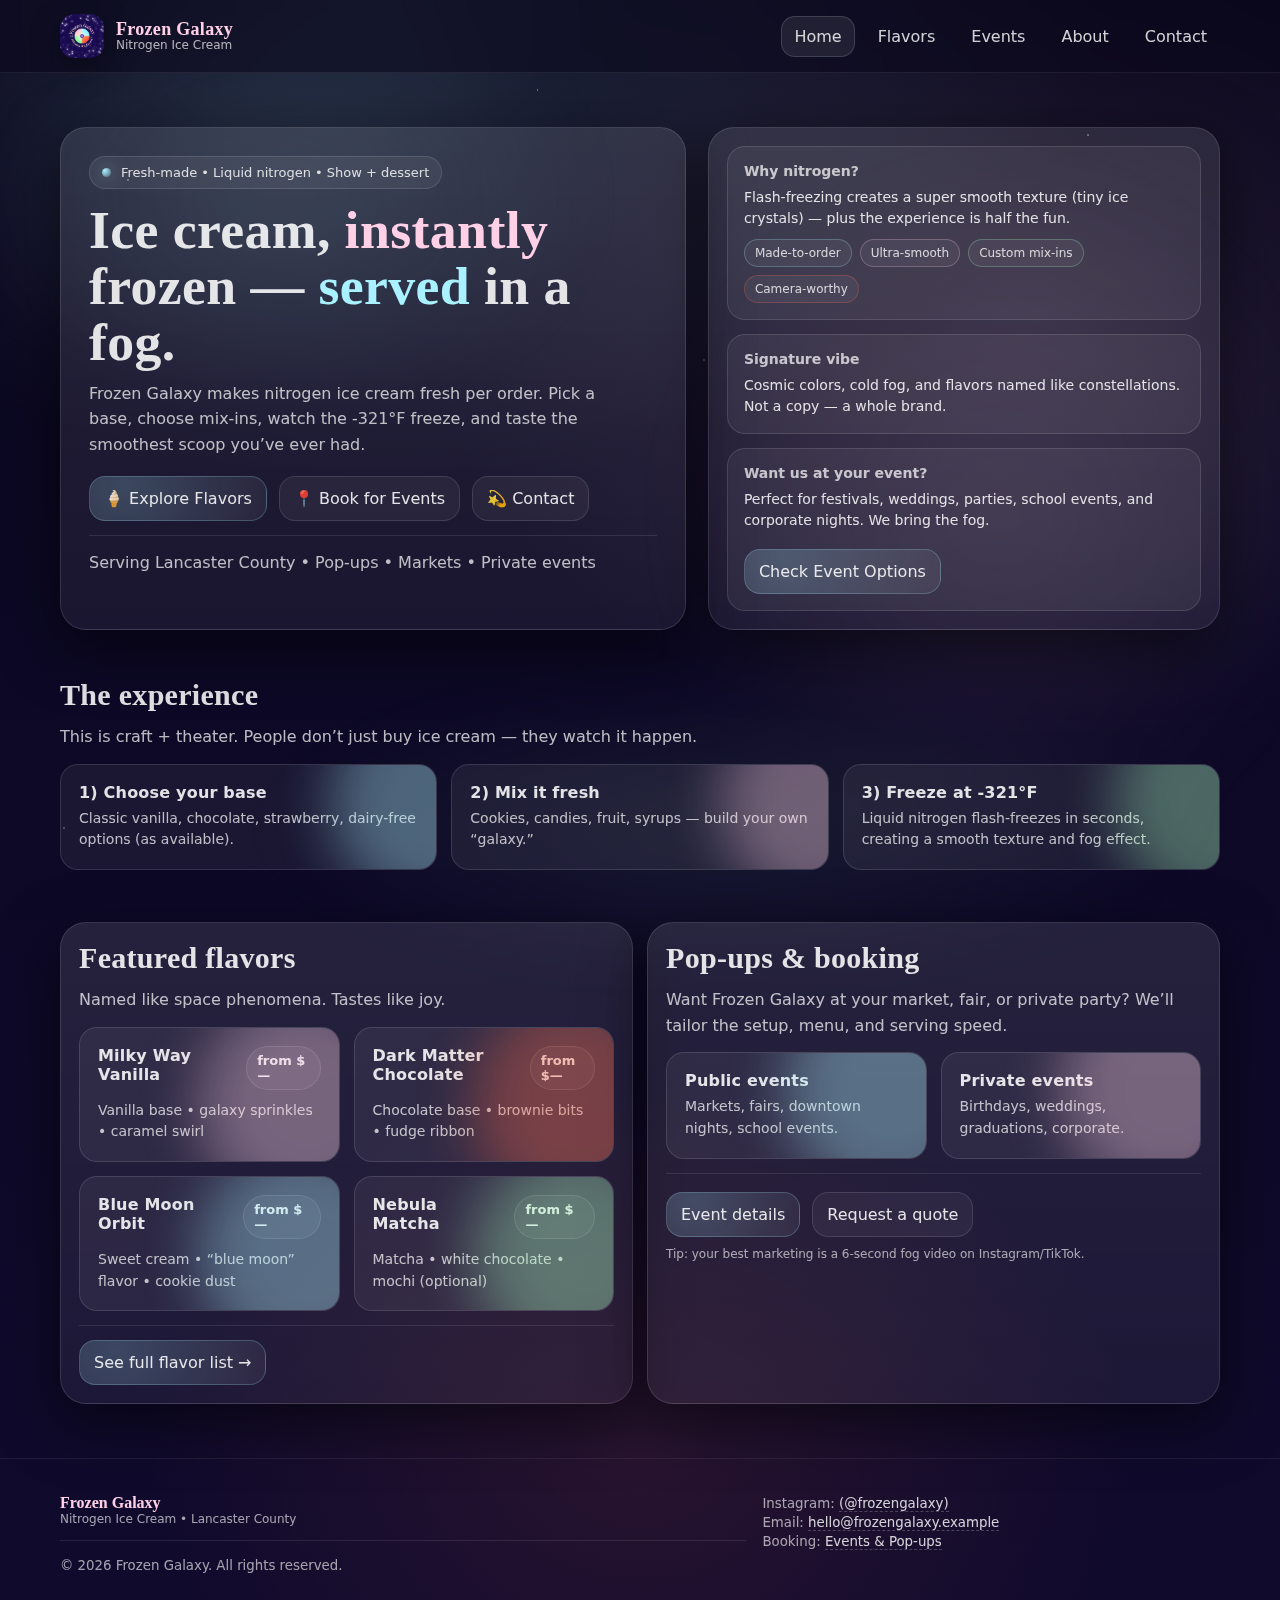
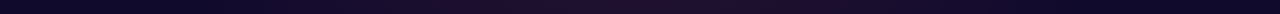
<file: index.html>
<!doctype html>
<html lang="en">
<head>
  <meta charset="utf-8" />
  <meta name="viewport" content="width=device-width, initial-scale=1" />
  <title>Frozen Galaxy — Nitrogen Ice Cream</title>
  <meta name="description" content="Liquid nitrogen ice cream made fresh per order. Watch the fog. Taste the galaxy." />
  <link rel="icon" href="assets/favicon.png" />
  <link rel="stylesheet" href="css/styles.css" />
</head>
<body>
  <div class="bg-aurora"></div>
  <div class="bg-stars"></div>

  <header class="header">
    <div class="container">
      <nav class="nav">
        <a class="brand" href="index.html">
          <img src="assets/logo.png" alt="Frozen Galaxy logo" />
          <div class="title">
            <strong>Frozen Galaxy</strong>
            <span>Nitrogen Ice Cream</span>
          </div>
        </a>

        <div class="links">
          <a data-nav-link href="index.html">Home</a>
          <a data-nav-link href="flavors.html">Flavors</a>
          <a data-nav-link href="events.html">Events</a>
          <a data-nav-link href="about.html">About</a>
          <a data-nav-link href="contact.html">Contact</a>
        </div>

        <button class="nav-toggle" data-nav-toggle aria-expanded="false" aria-label="Open menu">
          ☰ Menu
        </button>
      </nav>

      <div class="mobile-panel" data-mobile-panel>
        <a data-nav-link href="index.html">Home</a>
        <a data-nav-link href="flavors.html">Flavors</a>
        <a data-nav-link href="events.html">Events</a>
        <a data-nav-link href="about.html">About</a>
        <a data-nav-link href="contact.html">Contact</a>
      </div>
    </div>
  </header>

  <main>
    <section class="hero">
      <div class="container">
        <div class="hero-grid">
          <div class="card hero-card">
            <div class="kicker">
              <span class="dot"></span>
              Fresh-made • Liquid nitrogen • Show + dessert
            </div>

            <h1>
              Ice cream, <span class="pink">instantly</span> frozen —
              <span class="cyan">served</span> in a fog.
            </h1>

            <p>
              Frozen Galaxy makes nitrogen ice cream fresh per order. Pick a base, choose mix-ins,
              watch the -321°F freeze, and taste the smoothest scoop you’ve ever had.
            </p>

            <div class="cta-row">
              <a class="btn btn-primary" href="flavors.html">🍦 Explore Flavors</a>
              <a class="btn btn-ghost" href="events.html">📍 Book for Events</a>
              <a class="btn btn-ghost" href="contact.html">💫 Contact</a>
            </div>

            <div class="divider"></div>

            <p class="mini">
              Serving Lancaster County • Pop-ups • Markets • Private events
            </p>
          </div>

          <div class="card hero-side">
            <div class="stat">
              <h3>Why nitrogen?</h3>
              <p>
                Flash-freezing creates a super smooth texture (tiny ice crystals) — plus the experience is
                half the fun.
              </p>
              <div class="badges">
                <span class="badge cyan">Made-to-order</span>
                <span class="badge pink">Ultra-smooth</span>
                <span class="badge mint">Custom mix-ins</span>
                <span class="badge coral">Camera-worthy</span>
              </div>
            </div>

            <div class="stat">
              <h3>Signature vibe</h3>
              <p>
                Cosmic colors, cold fog, and flavors named like constellations.
                Not a copy — a whole brand.
              </p>
            </div>

            <div class="stat">
              <h3>Want us at your event?</h3>
              <p>
                Perfect for festivals, weddings, parties, school events, and corporate nights.
                We bring the fog.
              </p>
              <div class="cta-row">
                <a class="btn btn-primary" href="events.html">Check Event Options</a>
              </div>
            </div>
          </div>
        </div>
      </div>
    </section>

    <section class="section">
      <div class="container">
        <h2>The experience</h2>
        <p class="lead">
          This is craft + theater. People don’t just buy ice cream — they watch it happen.
        </p>

        <div class="grid cols-3">
          <div class="tile">
            <span class="accent cyan"></span>
            <h3>1) Choose your base</h3>
            <p>Classic vanilla, chocolate, strawberry, dairy-free options (as available).</p>
          </div>
          <div class="tile">
            <span class="accent pink"></span>
            <h3>2) Mix it fresh</h3>
            <p>Cookies, candies, fruit, syrups — build your own “galaxy.”</p>
          </div>
          <div class="tile">
            <span class="accent mint"></span>
            <h3>3) Freeze at -321°F</h3>
            <p>Liquid nitrogen flash-freezes in seconds, creating a smooth texture and fog effect.</p>
          </div>
        </div>
      </div>
    </section>

    <section class="section">
      <div class="container">
        <div class="grid cols-2">
          <div class="card" style="padding:18px;">
            <h2>Featured flavors</h2>
            <p class="lead">Named like space phenomena. Tastes like joy.</p>

            <div class="grid cols-2">
              <div class="tile flavor-card">
                <span class="accent pink"></span>
                <div class="flavor-top">
                  <h3>Milky Way Vanilla</h3>
                  <span class="price">from $—</span>
                </div>
                <p class="note">Vanilla base • galaxy sprinkles • caramel swirl</p>
              </div>

              <div class="tile flavor-card">
                <span class="accent coral"></span>
                <div class="flavor-top">
                  <h3>Dark Matter Chocolate</h3>
                  <span class="price">from $—</span>
                </div>
                <p class="note">Chocolate base • brownie bits • fudge ribbon</p>
              </div>

              <div class="tile flavor-card">
                <span class="accent cyan"></span>
                <div class="flavor-top">
                  <h3>Blue Moon Orbit</h3>
                  <span class="price">from $—</span>
                </div>
                <p class="note">Sweet cream • “blue moon” flavor • cookie dust</p>
              </div>

              <div class="tile flavor-card">
                <span class="accent mint"></span>
                <div class="flavor-top">
                  <h3>Nebula Matcha</h3>
                  <span class="price">from $—</span>
                </div>
                <p class="note">Matcha • white chocolate • mochi (optional)</p>
              </div>
            </div>

            <div class="divider"></div>
            <a class="btn btn-primary" href="flavors.html">See full flavor list →</a>
          </div>

          <div class="card" style="padding:18px;">
            <h2>Pop-ups & booking</h2>
            <p class="lead">
              Want Frozen Galaxy at your market, fair, or private party?
              We’ll tailor the setup, menu, and serving speed.
            </p>

            <div class="grid cols-2">
              <div class="tile">
                <span class="accent cyan"></span>
                <h3>Public events</h3>
                <p>Markets, fairs, downtown nights, school events.</p>
              </div>
              <div class="tile">
                <span class="accent pink"></span>
                <h3>Private events</h3>
                <p>Birthdays, weddings, graduations, corporate.</p>
              </div>
            </div>

            <div class="divider"></div>

            <div class="cta-row">
              <a class="btn btn-primary" href="events.html">Event details</a>
              <a class="btn btn-ghost" href="contact.html">Request a quote</a>
            </div>

            <p class="mini" style="margin-top:10px;">
              Tip: your best marketing is a 6-second fog video on Instagram/TikTok.
            </p>
          </div>
        </div>
      </div>
    </section>
  </main>

  <footer class="footer">
    <div class="container">
      <div class="footer-grid">
        <div>
          <strong style="color:var(--glow-pink); font-family: var(--font-title);">Frozen Galaxy</strong>
          <div class="mini">Nitrogen Ice Cream • Lancaster County</div>
          <div class="divider"></div>
          <small>© <span id="year"></span> Frozen Galaxy. All rights reserved.</small>
        </div>
        <div>
          <small>
            Instagram: <a href="#" aria-label="Instagram link">(@frozengalaxy)</a><br/>
            Email: <a href="mailto:hello@frozengalaxy.example">hello@frozengalaxy.example</a><br/>
            Booking: <a href="events.html">Events & Pop-ups</a>
          </small>
        </div>
      </div>
    </div>
  </footer>

  <script src="js/main.js"></script>
  <script>
    document.getElementById('year').textContent = new Date().getFullYear();
  </script>
</body>
</html>
</file>
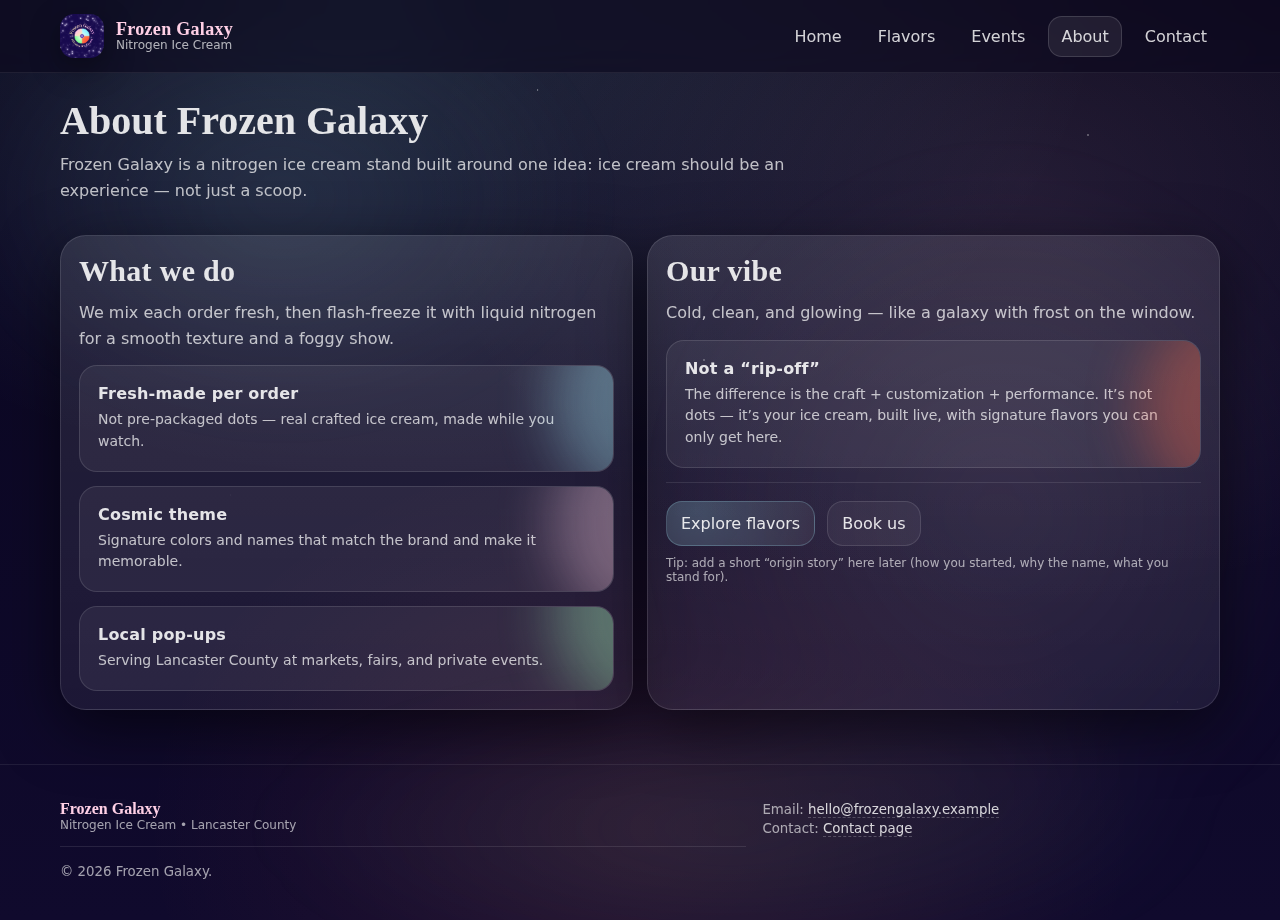
<file: about.html>
<!doctype html>
<html lang="en">
<head>
  <meta charset="utf-8" />
  <meta name="viewport" content="width=device-width, initial-scale=1" />
  <title>About — Frozen Galaxy</title>
  <meta name="description" content="Frozen Galaxy is a nitrogen ice cream stand bringing fresh-made scoops and cosmic vibes." />
  <link rel="icon" href="assets/favicon.png" />
  <link rel="stylesheet" href="css/styles.css" />
</head>
<body>
  <div class="bg-aurora"></div>
  <div class="bg-stars"></div>

  <header class="header">
    <div class="container">
      <nav class="nav">
        <a class="brand" href="index.html">
          <img src="assets/logo.png" alt="Frozen Galaxy logo" />
          <div class="title">
            <strong>Frozen Galaxy</strong>
            <span>Nitrogen Ice Cream</span>
          </div>
        </a>

        <div class="links">
          <a data-nav-link href="index.html">Home</a>
          <a data-nav-link href="flavors.html">Flavors</a>
          <a data-nav-link href="events.html">Events</a>
          <a data-nav-link href="about.html">About</a>
          <a data-nav-link href="contact.html">Contact</a>
        </div>

        <button class="nav-toggle" data-nav-toggle aria-expanded="false" aria-label="Open menu">☰ Menu</button>
      </nav>

      <div class="mobile-panel" data-mobile-panel>
        <a data-nav-link href="index.html">Home</a>
        <a data-nav-link href="flavors.html">Flavors</a>
        <a data-nav-link href="events.html">Events</a>
        <a data-nav-link href="about.html">About</a>
        <a data-nav-link href="contact.html">Contact</a>
      </div>
    </div>
  </header>

  <main>
    <section class="page-title">
      <div class="container">
        <h1>About Frozen Galaxy</h1>
        <p>
          Frozen Galaxy is a nitrogen ice cream stand built around one idea:
          ice cream should be an experience — not just a scoop.
        </p>
      </div>
    </section>

    <section class="section">
      <div class="container">
        <div class="grid cols-2">
          <div class="card" style="padding:18px;">
            <h2>What we do</h2>
            <p class="lead">
              We mix each order fresh, then flash-freeze it with liquid nitrogen for a smooth texture and a foggy show.
            </p>

            <div class="grid">
              <div class="tile">
                <span class="accent cyan"></span>
                <h3>Fresh-made per order</h3>
                <p>Not pre-packaged dots — real crafted ice cream, made while you watch.</p>
              </div>
              <div class="tile">
                <span class="accent pink"></span>
                <h3>Cosmic theme</h3>
                <p>Signature colors and names that match the brand and make it memorable.</p>
              </div>
              <div class="tile">
                <span class="accent mint"></span>
                <h3>Local pop-ups</h3>
                <p>Serving Lancaster County at markets, fairs, and private events.</p>
              </div>
            </div>
          </div>

          <div class="card" style="padding:18px;">
            <h2>Our vibe</h2>
            <p class="lead">
              Cold, clean, and glowing — like a galaxy with frost on the window.
            </p>

            <div class="tile">
              <span class="accent coral"></span>
              <h3>Not a “rip-off”</h3>
              <p>
                The difference is the craft + customization + performance. It’s not dots — it’s your ice cream,
                built live, with signature flavors you can only get here.
              </p>
            </div>

            <div class="divider"></div>

            <div class="cta-row">
              <a class="btn btn-primary" href="flavors.html">Explore flavors</a>
              <a class="btn btn-ghost" href="events.html">Book us</a>
            </div>

            <p class="mini" style="margin-top:10px;">
              Tip: add a short “origin story” here later (how you started, why the name, what you stand for).
            </p>
          </div>
        </div>
      </div>
    </section>
  </main>

  <footer class="footer">
    <div class="container">
      <div class="footer-grid">
        <div>
          <strong style="color:var(--glow-pink); font-family: var(--font-title);">Frozen Galaxy</strong>
          <div class="mini">Nitrogen Ice Cream • Lancaster County</div>
          <div class="divider"></div>
          <small>© <span id="year"></span> Frozen Galaxy.</small>
        </div>
        <div>
          <small>
            Email: <a href="mailto:hello@frozengalaxy.example">hello@frozengalaxy.example</a><br/>
            Contact: <a href="contact.html">Contact page</a>
          </small>
        </div>
      </div>
    </div>
  </footer>

  <script src="js/main.js"></script>
  <script>document.getElementById('year').textContent = new Date().getFullYear();</script>
</body>
</html>
</file>
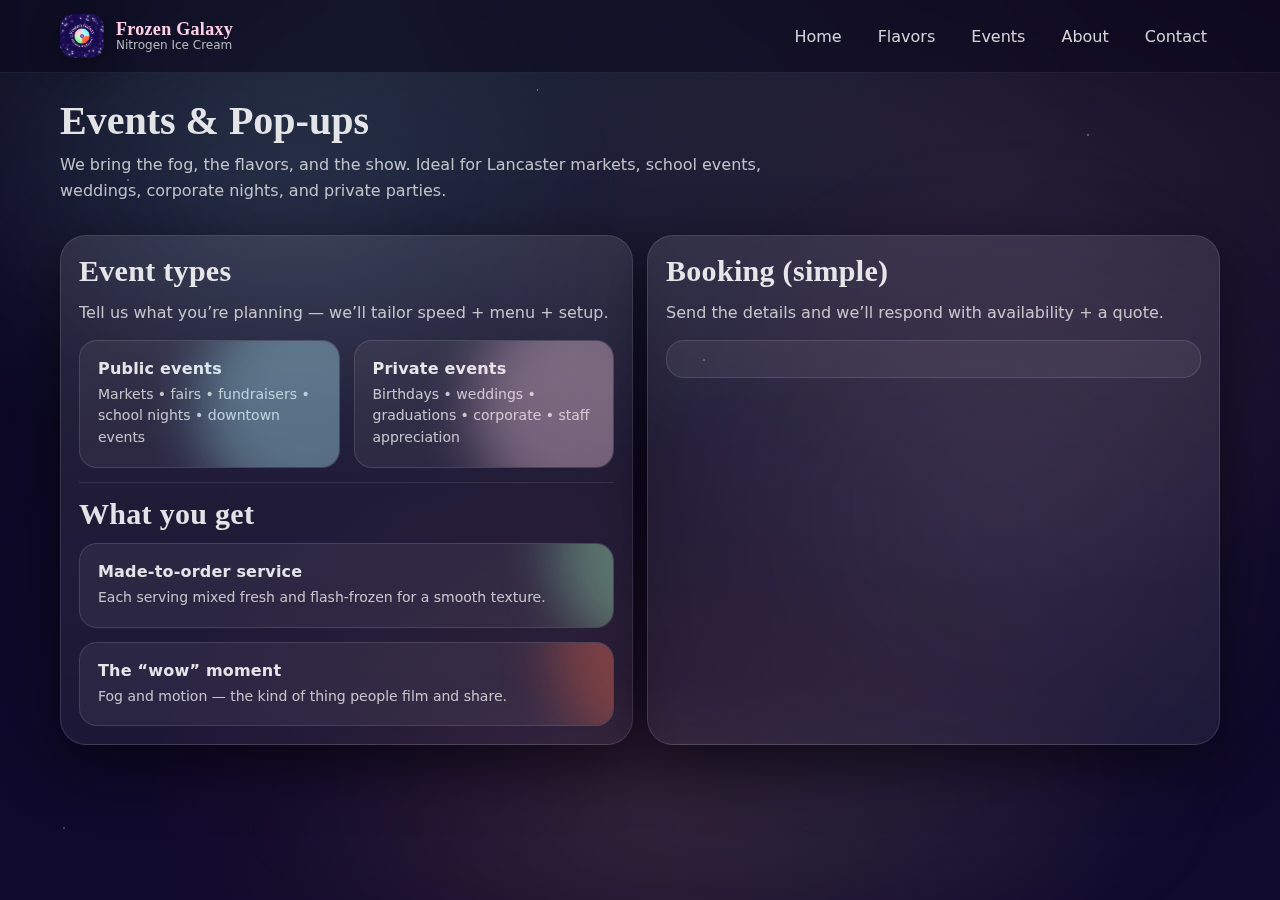
<file: events.html>
<!doctype html>
<html lang="en">
<head>
  <meta charset="utf-8" />
  <meta name="viewport" content="width=device-width, initial-scale=1" />
  <title>Events — Frozen Galaxy</title>
  <meta name="description" content="Book Frozen Galaxy for markets, festivals, weddings, and private events." />
  <link rel="icon" href="assets/favicon.png" />
  <link rel="stylesheet" href="css/styles.css" />
</head>
<body>
  <div class="bg-aurora"></div>
  <div class="bg-stars"></div>

  <header class="header">
    <div class="container">
      <nav class="nav">
        <a class="brand" href="index.html">
          <img src="assets/logo.png" alt="Frozen Galaxy logo" />
          <div class="title">
            <strong>Frozen Galaxy</strong>
            <span>Nitrogen Ice Cream</span>
          </div>
        </a>

        <div class="links">
          <a data-nav-link href="index.html">Home</a>
          <a data-nav-link href="flavors.html">Flavors</a>
          <a data-nav-link href="events.html">Events</a>
          <a data-nav-link href="about.html">About</a>
          <a data-nav-link href="contact.html">Contact</a>
        </div>

        <button class="nav-toggle" data-nav-toggle aria-expanded="false" aria-label="Open menu">☰ Menu</button>
      </nav>

      <div class="mobile-panel" data-mobile-panel>
        <a data-nav-link href="index.html">Home</a>
        <a data-nav-link href="flavors.html">Flavors</a>
        <a data-nav-link href="events.html">Events</a>
        <a data-nav-link href="about.html">About</a>
        <a data-nav-link href="contact.html">Contact</a>
      </div>
    </div>
  </header>

  <main>
    <section class="page-title">
      <div class="container">
        <h1>Events & Pop-ups</h1>
        <p>
          We bring the fog, the flavors, and the show. Ideal for Lancaster markets, school events, weddings,
          corporate nights, and private parties.
        </p>
      </div>
    </section>

    <section class="section">
      <div class="container">
        <div class="grid cols-2">
          <div class="card" style="padding:18px;">
            <h2>Event types</h2>
            <p class="lead">Tell us what you’re planning — we’ll tailor speed + menu + setup.</p>

            <div class="grid cols-2">
              <div class="tile">
                <span class="accent cyan"></span>
                <h3>Public events</h3>
                <p>Markets • fairs • fundraisers • school nights • downtown events</p>
              </div>
              <div class="tile">
                <span class="accent pink"></span>
                <h3>Private events</h3>
                <p>Birthdays • weddings • graduations • corporate • staff appreciation</p>
              </div>
            </div>

            <div class="divider"></div>

            <h2>What you get</h2>
            <div class="grid">
              <div class="tile">
                <span class="accent mint"></span>
                <h3>Made-to-order service</h3>
                <p>Each serving mixed fresh and flash-frozen for a smooth texture.</p>
              </div>
              <div class="tile">
                <span class="accent coral"></span>
                <h3>The “wow” moment</h3>
                <p>Fog and motion — the kind of thing people film and share.</p>
              </div>
            </div>
          </div>

          <div class="card" style="padding:18px;">
            <h2>Booking (simple)</h2>
            <p class="lead">
              Send the details and we’ll respond with availability + a quote.
            </p>

            <div class="tile">
</file>
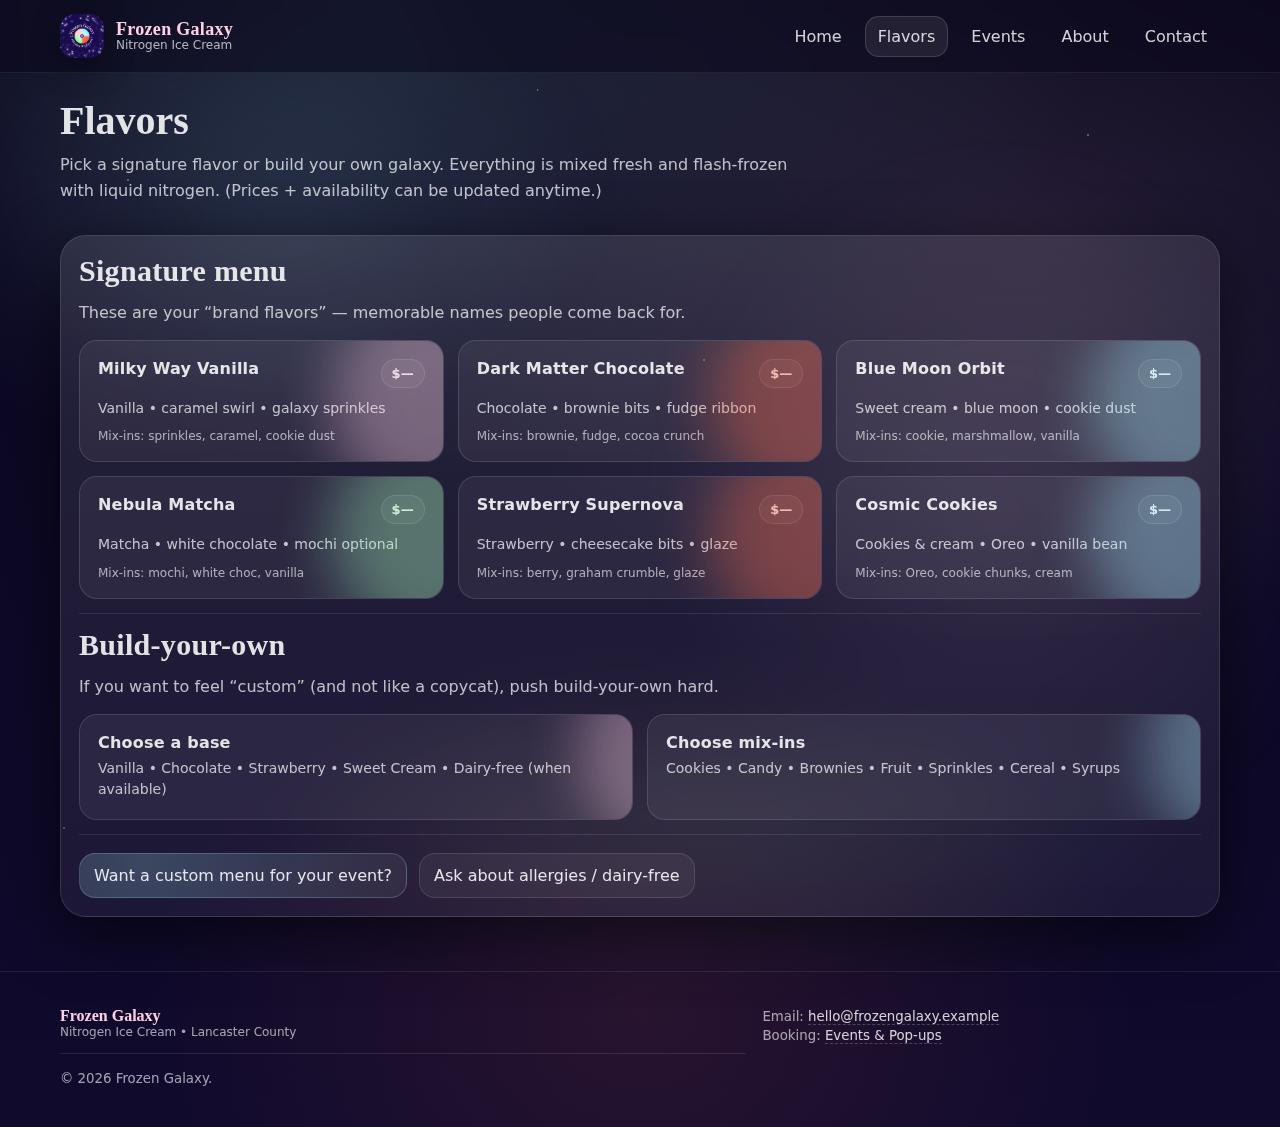
<file: flavors.html>
<!doctype html>
<html lang="en">
<head>
  <meta charset="utf-8" />
  <meta name="viewport" content="width=device-width, initial-scale=1" />
  <title>Flavors — Frozen Galaxy</title>
  <meta name="description" content="Signature flavors + build-your-own nitrogen ice cream." />
  <link rel="icon" href="assets/favicon.png" />
  <link rel="stylesheet" href="css/styles.css" />
</head>
<body>
  <div class="bg-aurora"></div>
  <div class="bg-stars"></div>

  <header class="header">
    <div class="container">
      <nav class="nav">
        <a class="brand" href="index.html">
          <img src="assets/logo.png" alt="Frozen Galaxy logo" />
          <div class="title">
            <strong>Frozen Galaxy</strong>
            <span>Nitrogen Ice Cream</span>
          </div>
        </a>

        <div class="links">
          <a data-nav-link href="index.html">Home</a>
          <a data-nav-link href="flavors.html">Flavors</a>
          <a data-nav-link href="events.html">Events</a>
          <a data-nav-link href="about.html">About</a>
          <a data-nav-link href="contact.html">Contact</a>
        </div>

        <button class="nav-toggle" data-nav-toggle aria-expanded="false" aria-label="Open menu">☰ Menu</button>
      </nav>

      <div class="mobile-panel" data-mobile-panel>
        <a data-nav-link href="index.html">Home</a>
        <a data-nav-link href="flavors.html">Flavors</a>
        <a data-nav-link href="events.html">Events</a>
        <a data-nav-link href="about.html">About</a>
        <a data-nav-link href="contact.html">Contact</a>
      </div>
    </div>
  </header>

  <main>
    <section class="page-title">
      <div class="container">
        <h1>Flavors</h1>
        <p>
          Pick a signature flavor or build your own galaxy. Everything is mixed fresh and flash-frozen with liquid nitrogen.
          (Prices + availability can be updated anytime.)
        </p>
      </div>
    </section>

    <section class="section">
      <div class="container">
        <div class="card" style="padding:18px;">
          <h2>Signature menu</h2>
          <p class="lead">These are your “brand flavors” — memorable names people come back for.</p>

          <div class="grid cols-3">
            <div class="tile flavor-card">
              <span class="accent pink"></span>
              <div class="flavor-top">
                <h3>Milky Way Vanilla</h3>
                <span class="price">$—</span>
              </div>
              <p class="note">Vanilla • caramel swirl • galaxy sprinkles</p>
              <div class="mini">Mix-ins: sprinkles, caramel, cookie dust</div>
            </div>

            <div class="tile flavor-card">
              <span class="accent coral"></span>
              <div class="flavor-top">
                <h3>Dark Matter Chocolate</h3>
                <span class="price">$—</span>
              </div>
              <p class="note">Chocolate • brownie bits • fudge ribbon</p>
              <div class="mini">Mix-ins: brownie, fudge, cocoa crunch</div>
            </div>

            <div class="tile flavor-card">
              <span class="accent cyan"></span>
              <div class="flavor-top">
                <h3>Blue Moon Orbit</h3>
                <span class="price">$—</span>
              </div>
              <p class="note">Sweet cream • blue moon • cookie dust</p>
              <div class="mini">Mix-ins: cookie, marshmallow, vanilla</div>
            </div>

            <div class="tile flavor-card">
              <span class="accent mint"></span>
              <div class="flavor-top">
                <h3>Nebula Matcha</h3>
                <span class="price">$—</span>
              </div>
              <p class="note">Matcha • white chocolate • mochi optional</p>
              <div class="mini">Mix-ins: mochi, white choc, vanilla</div>
            </div>

            <div class="tile flavor-card">
              <span class="accent coral"></span>
              <div class="flavor-top">
                <h3>Strawberry Supernova</h3>
                <span class="price">$—</span>
              </div>
              <p class="note">Strawberry • cheesecake bits • glaze</p>
              <div class="mini">Mix-ins: berry, graham crumble, glaze</div>
            </div>

            <div class="tile flavor-card">
              <span class="accent cyan"></span>
              <div class="flavor-top">
                <h3>Cosmic Cookies</h3>
                <span class="price">$—</span>
              </div>
              <p class="note">Cookies & cream • Oreo • vanilla bean</p>
              <div class="mini">Mix-ins: Oreo, cookie chunks, cream</div>
            </div>
          </div>

          <div class="divider"></div>

          <h2>Build-your-own</h2>
          <p class="lead">If you want to feel “custom” (and not like a copycat), push build-your-own hard.</p>

          <div class="grid cols-2">
            <div class="tile">
              <span class="accent pink"></span>
              <h3>Choose a base</h3>
              <p>Vanilla • Chocolate • Strawberry • Sweet Cream • Dairy-free (when available)</p>
            </div>
            <div class="tile">
              <span class="accent cyan"></span>
              <h3>Choose mix-ins</h3>
              <p>Cookies • Candy • Brownies • Fruit • Sprinkles • Cereal • Syrups</p>
            </div>
          </div>

          <div class="divider"></div>
          <div class="cta-row">
            <a class="btn btn-primary" href="events.html">Want a custom menu for your event?</a>
            <a class="btn btn-ghost" href="contact.html">Ask about allergies / dairy-free</a>
          </div>
        </div>
      </div>
    </section>
  </main>

  <footer class="footer">
    <div class="container">
      <div class="footer-grid">
        <div>
          <strong style="color:var(--glow-pink); font-family: var(--font-title);">Frozen Galaxy</strong>
          <div class="mini">Nitrogen Ice Cream • Lancaster County</div>
          <div class="divider"></div>
          <small>© <span id="year"></span> Frozen Galaxy.</small>
        </div>
        <div>
          <small>
            Email: <a href="mailto:hello@frozengalaxy.example">hello@frozengalaxy.example</a><br/>
            Booking: <a href="events.html">Events & Pop-ups</a>
          </small>
        </div>
      </div>
    </div>
  </footer>

  <script src="js/main.js"></script>
  <script>document.getElementById('year').textContent = new Date().getFullYear();</script>
</body>
</html>
</file>
<file: css/styles.css>
/* Frozen Galaxy — Nitrogen Ice Cream
   Site CSS (shared across pages)
*/

:root{
  /* Brand palette pulled from logo vibe */
  --space-950: #09061b;
  --space-900: #0c0824;
  --space-850: #100a2d;
  --space-800: #160c38;
  --space-700: #1f0f4a;

  --glow-pink: #ffd0e6;   /* logo text pink */
  --glow-cream: #ffe7bf;  /* logo cream */
  --glow-cyan: #a9f1ff;   /* cyan quadrant */
  --glow-mint: #a8ffbf;   /* green quadrant */
  --glow-coral:#ff6b4a;   /* orange-red quadrant */
  --white: #ffffff;

  --text: rgba(255,255,255,.88);
  --muted: rgba(255,255,255,.68);

  --glass: rgba(255,255,255,.08);
  --glass-2: rgba(255,255,255,.12);
  --stroke: rgba(255,255,255,.14);

  --shadow: 0 18px 60px rgba(0,0,0,.55);
  --radius-xl: 26px;
  --radius-lg: 18px;
  --radius-md: 14px;

  --max: 1160px;

  --font-ui: ui-sans-serif, system-ui, -apple-system, Segoe UI, Roboto, Helvetica, Arial, "Apple Color Emoji","Segoe UI Emoji";
  --font-title: ui-serif, Georgia, "Times New Roman", Times, serif;
}

*{ box-sizing:border-box; }
html,body{ min-height:100%; }
body{
  margin:0;
  font-family: var(--font-ui);
  color: var(--text);
  background: radial-gradient(1200px 800px at 30% 0%, rgba(169,241,255,.14), transparent 60%),
              radial-gradient(1000px 700px at 80% 20%, rgba(255,208,230,.10), transparent 60%),
              radial-gradient(900px 700px at 50% 90%, rgba(255,107,74,.10), transparent 55%),
              linear-gradient(180deg, var(--space-950), var(--space-900) 35%, var(--space-850));
  overflow-x:hidden;
}

a{ color:inherit; text-decoration:none; }
img{ max-width:100%; display:block; }
button{ font-family:inherit; }

.container{
  width: min(100%, calc(var(--max) + 40px));
  margin: 0 auto;
  padding: 0 20px;
}

/* Background starfield layer */
.bg-stars{
  position: fixed;
  inset: 0;
  pointer-events:none;
  z-index:-2;
  opacity:.92;
  background:
    radial-gradient(2px 2px at 10% 20%, rgba(255,255,255,.9), transparent 55%),
    radial-gradient(1px 1px at 30% 80%, rgba(255,255,255,.6), transparent 55%),
    radial-gradient(2px 2px at 55% 40%, rgba(255,255,255,.75), transparent 55%),
    radial-gradient(1px 1px at 70% 65%, rgba(255,255,255,.55), transparent 55%),
    radial-gradient(2px 2px at 85% 15%, rgba(255,255,255,.85), transparent 55%),
    radial-gradient(1px 1px at 92% 78%, rgba(255,255,255,.55), transparent 55%),
    radial-gradient(1px 1px at 18% 55%, rgba(255,255,255,.55), transparent 55%),
    radial-gradient(2px 2px at 42% 10%, rgba(255,255,255,.7), transparent 55%),
    radial-gradient(1px 1px at 63% 92%, rgba(255,255,255,.55), transparent 55%),
    radial-gradient(2px 2px at 5% 92%, rgba(255,255,255,.7), transparent 55%);
  filter: blur(.15px);
  animation: drift 18s linear infinite;
}

@keyframes drift{
  0%{ transform: translateY(0); }
  100%{ transform: translateY(18px); }
}

/* Subtle aurora gradient */
.bg-aurora{
  position: fixed;
  inset: -20%;
  pointer-events:none;
  z-index:-3;
  background:
    radial-gradient(closest-side at 30% 30%, rgba(169,241,255,.10), transparent 60%),
    radial-gradient(closest-side at 70% 55%, rgba(255,208,230,.08), transparent 65%),
    radial-gradient(closest-side at 55% 80%, rgba(168,255,191,.08), transparent 60%);
  filter: blur(30px);
  animation: aurora 12s ease-in-out infinite alternate;
}

@keyframes aurora{
  0%{ transform: translate3d(-1%, -1%, 0) scale(1); }
  100%{ transform: translate3d(1%, 1%, 0) scale(1.02); }
}

/* Header / Nav */
.header{
  position: sticky;
  top: 0;
  z-index: 50;
  background: rgba(9, 6, 27, .55);
  backdrop-filter: blur(14px);
  border-bottom: 1px solid rgba(255,255,255,.08);
}

.nav{
  display:flex;
  align-items:center;
  justify-content:space-between;
  padding: 14px 0;
  gap: 16px;
}

.brand{
  display:flex;
  align-items:center;
  gap: 12px;
  min-width: 220px;
}
.brand img{
  width: 44px;
  height: 44px;
  border-radius: 14px;
  box-shadow: 0 10px 30px rgba(0,0,0,.35);
}
.brand .title{
  line-height: 1.05;
}
.brand .title strong{
  display:block;
  font-family: var(--font-title);
  letter-spacing:.3px;
  font-size: 18px;
  color: var(--glow-pink);
}
.brand .title span{
  display:block;
  font-size: 12px;
  color: var(--muted);
}

.links{
  display:flex;
  align-items:center;
  gap: 10px;
}

.links a{
  padding: 10px 12px;
  border-radius: 14px;
  color: rgba(255,255,255,.82);
  border: 1px solid transparent;
  transition: transform .15s ease, background .15s ease, border .15s ease;
}
.links a:hover{
  background: rgba(255,255,255,.06);
  border-color: rgba(255,255,255,.10);
  transform: translateY(-1px);
}
.links a.active{
  background: rgba(255,255,255,.08);
  border-color: rgba(255,255,255,.14);
}

/* Mobile nav */
.nav-toggle{
  display:none;
  background: rgba(255,255,255,.06);
  border: 1px solid rgba(255,255,255,.12);
  color: rgba(255,255,255,.9);
  border-radius: 14px;
  padding: 10px 12px;
  cursor:pointer;
}
.mobile-panel{
  display:none;
  padding: 0 0 16px 0;
}
.mobile-panel a{
  display:block;
  padding: 12px 12px;
  border-radius: 14px;
  border: 1px solid rgba(255,255,255,.10);
  margin-top: 10px;
  background: rgba(255,255,255,.05);
}

/* Sections */
.hero{
  padding: 54px 0 22px;
}

.hero-grid{
  display:grid;
  grid-template-columns: 1.1fr .9fr;
  gap: 22px;
  align-items: stretch;
}

.card{
  background: linear-gradient(180deg, rgba(255,255,255,.10), rgba(255,255,255,.06));
  border: 1px solid rgba(255,255,255,.12);
  border-radius: var(--radius-xl);
  box-shadow: var(--shadow);
  overflow:hidden;
}

.hero-card{
  padding: 28px;
  position:relative;
}
.kicker{
  display:inline-flex;
  align-items:center;
  gap: 10px;
  padding: 8px 12px;
  border-radius: 999px;
  background: rgba(255,255,255,.06);
  border: 1px solid rgba(255,255,255,.12);
  color: rgba(255,255,255,.82);
  font-size: 13px;
}
.kicker .dot{
  width: 9px;
  height: 9px;
  border-radius: 999px;
  background: radial-gradient(circle at 30% 30%, var(--glow-cyan), rgba(169,241,255,.15));
  box-shadow: 0 0 18px rgba(169,241,255,.55);
}

.hero h1{
  margin: 14px 0 8px;
  font-family: var(--font-title);
  font-weight: 700;
  letter-spacing: .4px;
  font-size: clamp(34px, 4.2vw, 56px);
  line-height: 1.04;
}
.hero h1 .pink{ color: var(--glow-pink); }
.hero h1 .cyan{ color: var(--glow-cyan); }

.hero p{
  margin: 10px 0 0;
  color: rgba(255,255,255,.72);
  font-size: 16px;
  line-height: 1.6;
  max-width: 54ch;
}

.cta-row{
  display:flex;
  gap: 12px;
  flex-wrap: wrap;
  margin-top: 18px;
}

.btn{
  display:inline-flex;
  align-items:center;
  justify-content:center;
  gap: 10px;
  padding: 12px 14px;
  border-radius: 16px;
  border: 1px solid rgba(255,255,255,.12);
  cursor:pointer;
  transition: transform .15s ease, background .15s ease, border .15s ease;
  user-select:none;
}
.btn:hover{ transform: translateY(-1px); }
.btn-primary{
  background: radial-gradient(circle at 20% 20%, rgba(169,241,255,.22), rgba(255,255,255,.06));
  border-color: rgba(169,241,255,.22);
}
.btn-ghost{
  background: rgba(255,255,255,.05);
}

.hero-side{
  display:flex;
  flex-direction:column;
  gap: 14px;
  padding: 18px;
}

.stat{
  padding: 16px;
  border-radius: var(--radius-lg);
  background: rgba(255,255,255,.06);
  border: 1px solid rgba(255,255,255,.12);
}
.stat h3{
  margin:0;
  font-size: 14px;
  color: rgba(255,255,255,.72);
  font-weight: 650;
}
.stat p{
  margin: 8px 0 0;
  font-size: 14px;
  color: rgba(255,255,255,.86);
  line-height: 1.5;
}
.badges{
  display:flex;
  gap:8px;
  flex-wrap:wrap;
  margin-top:10px;
}
.badge{
  padding: 6px 10px;
  border-radius: 999px;
  font-size: 12px;
  border: 1px solid rgba(255,255,255,.12);
  background: rgba(255,255,255,.05);
  color: rgba(255,255,255,.78);
}
.badge.cyan{ border-color: rgba(169,241,255,.25); }
.badge.pink{ border-color: rgba(255,208,230,.25); }
.badge.mint{ border-color: rgba(168,255,191,.25); }
.badge.coral{ border-color: rgba(255,107,74,.25); }

.section{
  padding: 26px 0;
}
.section h2{
  font-family: var(--font-title);
  font-size: 30px;
  margin: 0 0 12px;
  letter-spacing:.3px;
}
.section p.lead{
  margin: 0 0 14px;
  color: rgba(255,255,255,.72);
  line-height: 1.6;
  max-width: 70ch;
}

.grid{
  display:grid;
  gap: 14px;
}
.grid.cols-3{ grid-template-columns: repeat(3, minmax(0, 1fr)); }
.grid.cols-2{ grid-template-columns: repeat(2, minmax(0, 1fr)); }

.tile{
  padding: 18px;
  border-radius: var(--radius-lg);
  background: rgba(255,255,255,.06);
  border: 1px solid rgba(255,255,255,.12);
  transition: transform .15s ease, background .15s ease;
  position:relative;
  overflow:hidden;
}
.tile:hover{
  transform: translateY(-2px);
  background: rgba(255,255,255,.07);
}
.tile h3{
  margin: 0 0 6px;
  font-size: 16px;
  letter-spacing:.2px;
}
.tile p{
  margin: 0;
  color: rgba(255,255,255,.72);
  line-height: 1.55;
  font-size: 14px;
}
.tile .accent{
  position:absolute;
  inset:auto -30% -40% auto;
  width: 220px;
  height: 220px;
  border-radius: 999px;
  filter: blur(28px);
  opacity:.35;
}
.accent.cyan{ background: var(--glow-cyan); }
.accent.pink{ background: var(--glow-pink); }
.accent.mint{ background: var(--glow-mint); }
.accent.coral{ background: var(--glow-coral); }

/* Menu / flavor cards */
.flavor-card{
  display:flex;
  flex-direction:column;
  gap: 10px;
}
.flavor-top{
  display:flex;
  justify-content:space-between;
  gap: 10px;
  align-items:flex-start;
}
.price{
  font-weight: 750;
  color: rgba(255,255,255,.88);
  padding: 6px 10px;
  border-radius: 999px;
  border: 1px solid rgba(255,255,255,.12);
  background: rgba(255,255,255,.05);
  font-size: 13px;
}
.note{
  font-size: 13px;
  color: rgba(255,255,255,.70);
  line-height: 1.45;
}
.mini{
  font-size: 12px;
  color: rgba(255,255,255,.62);
}

/* Forms */
.form{
  display:grid;
  gap: 12px;
}
.input{
  width:100%;
  padding: 12px 12px;
  border-radius: 14px;
  border: 1px solid rgba(255,255,255,.12);
  background: rgba(0,0,0,.18);
  color: rgba(255,255,255,.88);
  outline:none;
}
.input:focus{
  border-color: rgba(169,241,255,.35);
  box-shadow: 0 0 0 4px rgba(169,241,255,.10);
}
textarea.input{ min-height: 130px; resize: vertical; }

/* Footer */
.footer{
  padding: 34px 0 40px;
  border-top: 1px solid rgba(255,255,255,.08);
  margin-top: 28px;
}
.footer-grid{
  display:grid;
  grid-template-columns: 1.2fr .8fr;
  gap: 16px;
  align-items:start;
}
.footer small{
  color: rgba(255,255,255,.62);
}
.footer a{
  color: rgba(255,255,255,.82);
  border-bottom: 1px dashed rgba(255,255,255,.22);
}
.footer a:hover{
  border-bottom-color: rgba(169,241,255,.45);
}

/* Utility */
.divider{
  height:1px;
  background: rgba(255,255,255,.10);
  margin: 14px 0;
}
.page-title{
  padding: 24px 0 6px;
}
.page-title h1{
  margin:0;
  font-family: var(--font-title);
  font-size: 40px;
}
.page-title p{
  margin: 8px 0 0;
  color: rgba(255,255,255,.72);
  max-width: 75ch;
  line-height: 1.6;
}

/* Responsive */
@media (max-width: 920px){
  .hero-grid{ grid-template-columns: 1fr; }
  .grid.cols-3{ grid-template-columns: 1fr; }
  .grid.cols-2{ grid-template-columns: 1fr; }
  .links{ display:none; }
  .nav-toggle{ display:inline-flex; }
  .mobile-panel.show{ display:block; }
  .footer-grid{ grid-template-columns: 1fr; }
}
</file>
